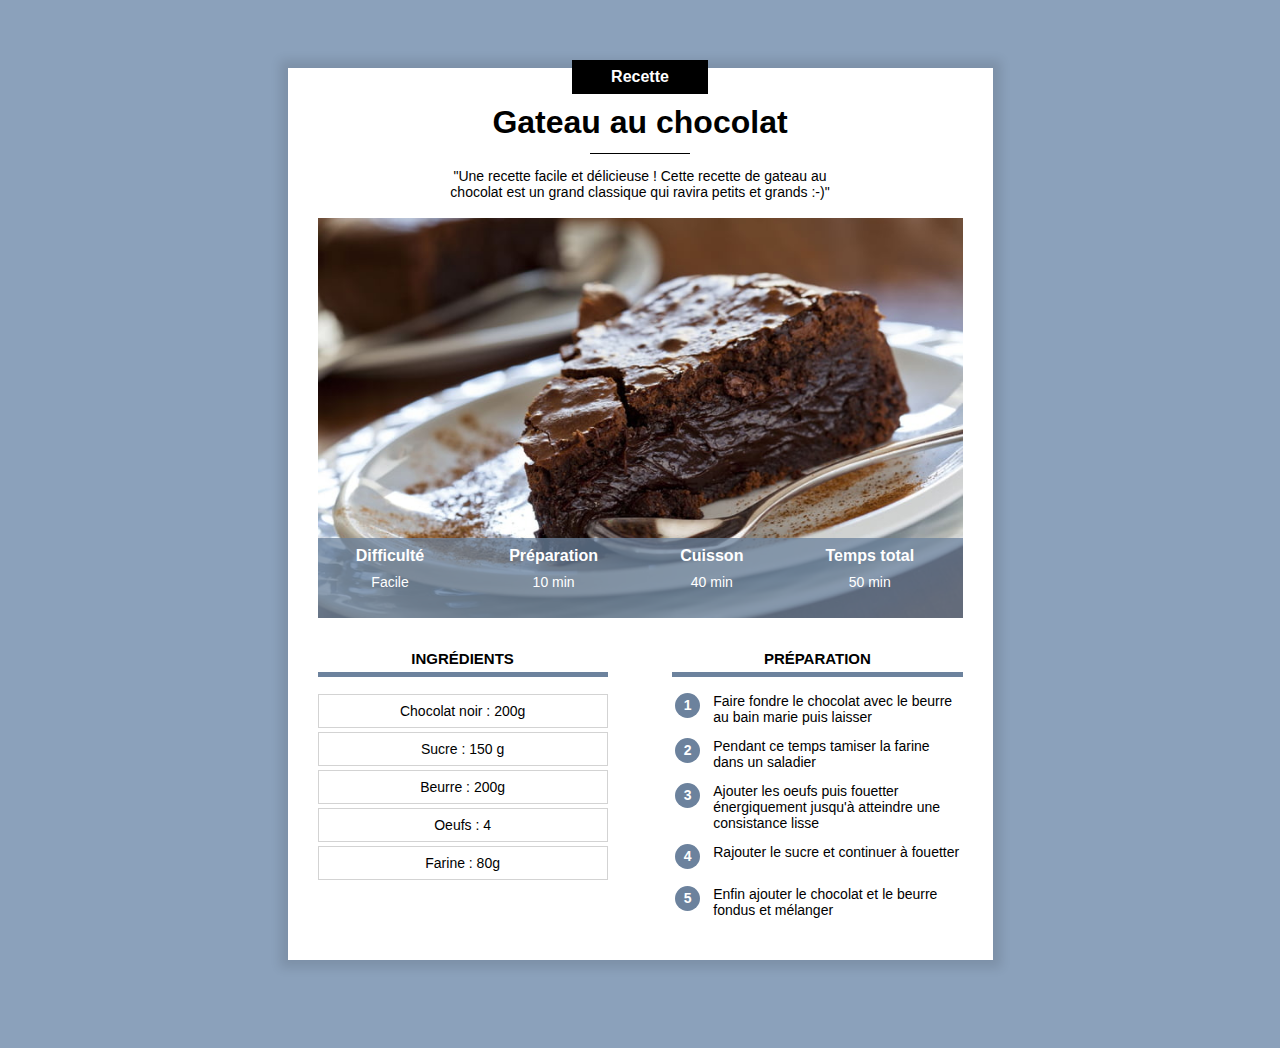
<file: index.html>
<!DOCTYPE html>
<html lang="fr">
    <head>
        <title>Gateau au chocolat</title>
        <meta charset="UTF-8">
        <link rel="stylesheet" href="recette.css"/>
    </head>
<body>

<div class="contenu">
    <div class="categorie centre">
        <p class="categorie">Recette</p>
        </div>
<h1>Gateau au chocolat</h1>
<div class="separateur"></div>
<div class="description centre">
<p class="description"> "Une recette facile et délicieuse ! Cette recette de gateau au chocolat est un grand classique qui ravira petits et grands :-)"</p>
</div>
<div class="info">
<img class="centre" src="gateau.jpg" alt=" "illustration gateau chocolat>
<table class="info">
    <tr>
        <th>Difficulté</th>
        <th>Préparation</th>
        <th>Cuisson</th>
        <th>Temps total</th>
    </tr>
    <tr>
      
        <td>Facile</td>
        <td>10 min</td>
        <td>40 min</td>
        <td>50 min </td>
    </tr>
</table>
</div>
<div>
<div class="ingredients commun">
<h2>Ingrédients</h2>
<div class="listeIng">
    <p>Chocolat noir : 200g</p>
    <p>Sucre : 150 g</p>
    <p>Beurre : 200g</p>
    <p>Oeufs : 4</p>
    <p>Farine : 80g</p>
</div>
</div>

<div class="preparation commun">

<h2> Préparation</h2>
<table class="preparation">
    <tr>
        <td><p class="numero">1</p></td><td  class="preparation_etape">Faire fondre le chocolat avec le beurre au bain marie puis laisser</td>
    </tr>
    <tr>
        <td><p class="numero">2</p></td><td class="preparation_etape">Pendant ce temps tamiser la farine dans un saladier</td>
    </tr>
    <tr>
        <td><p class="numero">3</p></td><td class="preparation_etape">Ajouter les oeufs puis fouetter énergiquement jusqu'à atteindre une consistance lisse</td>
   
    </tr>
</tr>
<tr>
    <td><p class="numero">4</p></td><td class="preparation_etape"> Rajouter le sucre et continuer à fouetter</td>
</tr>
</tr>
<tr>
    <td><p class="numero">5</p></td><td class="preparation_etape"> Enfin ajouter le chocolat et le beurre fondus et mélanger</td>
</tr>
</div>
<div>
</div>
</body>
</html>
</file>
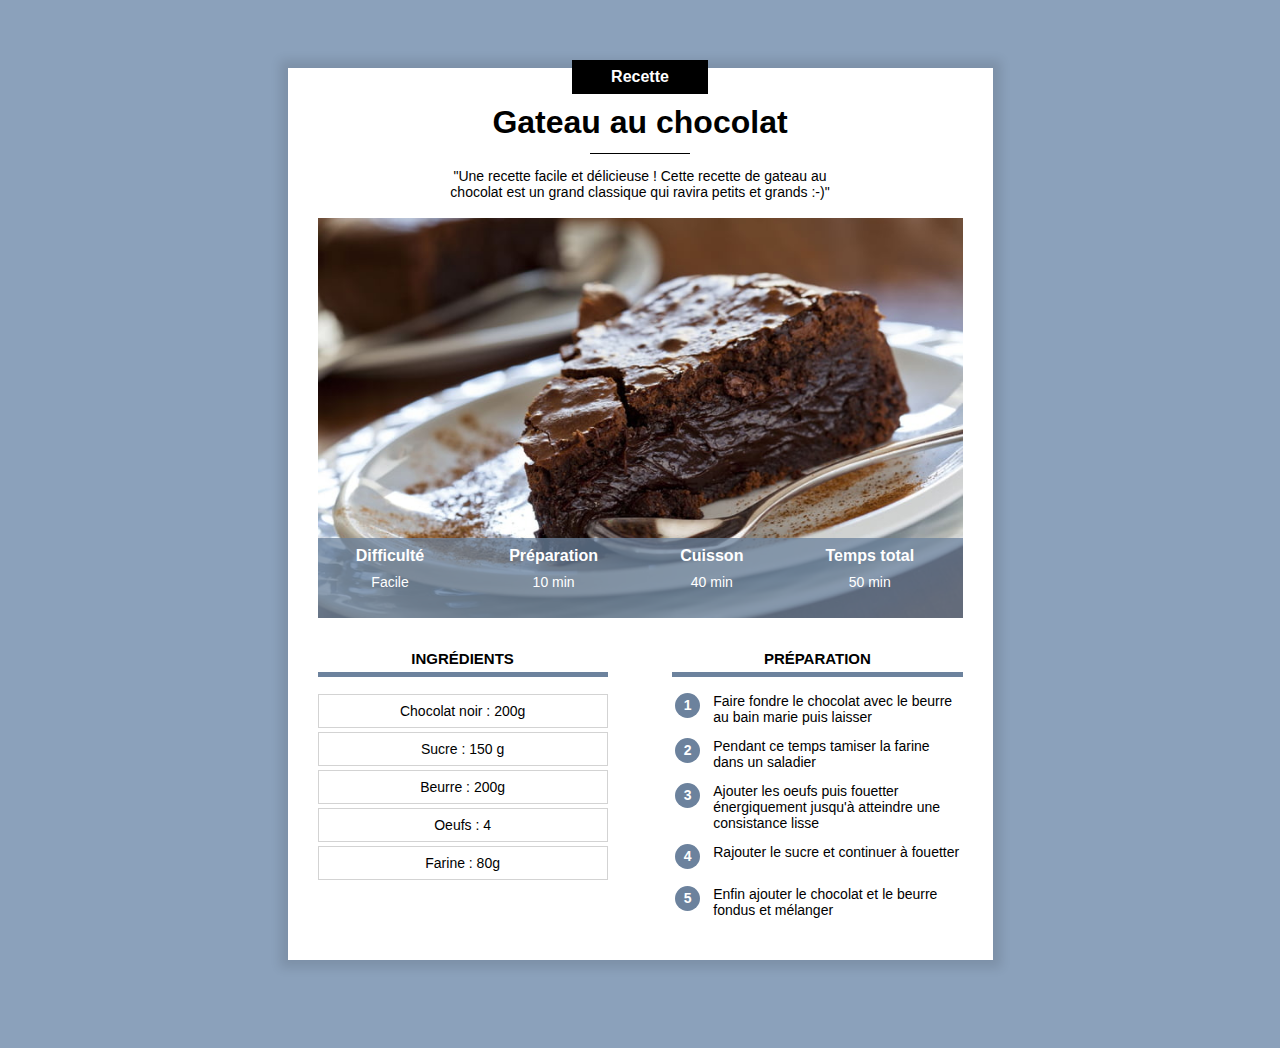
<file: recette.html>
<!DOCTYPE html>
<html lang="fr">
    <head>
        <title>Gateau au chocolat</title>
        <meta charset="UTF-8">
        <meta name="viewport" content="width=device-width,initial-scale=1.0">
        <link rel="stylesheet" href="recette.css"/>
    </head>
<body>

<div class="contenu">
    <div class="categorie centre">
        <p class="categorie">Recette</p>
        </div>
<h1>Gateau au chocolat</h1>
<div class="separateur"></div>
<div class="description centre">
<p class="description"> "Une recette facile et délicieuse ! Cette recette de gateau au chocolat est un grand classique qui ravira petits et grands :-)"</p>
</div>
<div class="info">
<img class="centre" src="gateau.jpg" alt=" "illustration gateau chocolat>
<table class="info">
    <tr>
        <th>Difficulté</th>
        <th>Préparation</th>
        <th>Cuisson</th>
        <th>Temps total</th>
    </tr>
    <tr>
      
        <td>Facile</td>
        <td>10 min</td>
        <td>40 min</td>
        <td>50 min </td>
    </tr>
</table>
</div>
<div>
<div class="ingredients commun">
<h2>Ingrédients</h2>
<div class="listeIng">
    <p>Chocolat noir : 200g</p>
    <p>Sucre : 150 g</p>
    <p>Beurre : 200g</p>
    <p>Oeufs : 4</p>
    <p>Farine : 80g</p>
</div>
</div>

<div class="preparation commun">

<h2> Préparation</h2>
<table class="preparation">
    <tr>
        <td><p class="numero">1</p></td><td  class="preparation_etape">Faire fondre le chocolat avec le beurre au bain marie puis laisser</td>
    </tr>
    <tr>
        <td><p class="numero">2</p></td><td class="preparation_etape">Pendant ce temps tamiser la farine dans un saladier</td>
    </tr>
    <tr>
        <td><p class="numero">3</p></td><td class="preparation_etape">Ajouter les oeufs puis fouetter énergiquement jusqu'à atteindre une consistance lisse</td>
   
    </tr>
</tr>
<tr>
    <td><p class="numero">4</p></td><td class="preparation_etape"> Rajouter le sucre et continuer à fouetter</td>
</tr>
</tr>
<tr>
    <td><p class="numero">5</p></td><td class="preparation_etape"> Enfin ajouter le chocolat et le beurre fondus et mélanger</td>
</tr>
</div>
<div>
</div>
</body>
</html>
</file>
<file: recette.css>
*{
    overflow: auto;
}

body{
    background-color: #8BA1BB;
    font-family: Arial;
}
p.categorie{
    background-color: black;
    color : white;
    width: 100px;
    padding : 8px 18px;
    display: inline-block;
    margin-bottom : 0px;
    margin-top: -30px;
    font-weight: bold;
    font-size: 16px;
    overflow: visible;
    
}

div.contenu{
    background-color:white;
    margin:40px 8px 40px 8px;
    padding : 0px 8px 20px 8px;
    /* offset-x, offset-y, blur-radius, spread-radius, color*/
    box-shadow: 0px 0px 10px 8px rgba(0,0,0,0.1) ;
    overflow: visible;
}

h1{
    text-align : center;
    margin-top : 10px;
    margin-bottom: 12px;
}
p.description{
    text-align : center;
    max-width: 400px;
    display: inline-block;
    font-size: 14px;
}
.centre{
    text-align : center;
    width: 100%;
 
}
div.categorie{
    margin-top:0px;
    overflow: visible;
}
div.separateur{
    width : 100px;
    height : 1px;
    background-color: black;
    margin: 0 auto;
}

img{
    display: block;
    max-height : 400px;
    min-height : 400px;
    background-color: lightblue;
    object-fit : cover;
    
}

table.info{
    position:absolute;
    bottom:0px;
    width:100%;
    color : white;
    background-color: #6C829DC0;
    height: 50px;
    font-size: 14p
}

.info td{
    text-align: center;
    font-size:12px;
    vertical-align: top;
    padding-bottom : 10px;
}

.info th{
    font-size:14px;
}

div.info{
    position:relative; 
    background-color:blue;
}

.commun{
    width:100%;
    margin-top:20px;
}

.commun h2{
    text-align: center;
    text-transform: uppercase;
    font-size: 15px;
    border-bottom:5px solid #6C829D;
    padding-bottom: 5px;

}
.ingredients{
    text-align: center;
    display: inline-block;
 
}



.listeIng p{
    text-align: center;
    font-size: 14px;
    border : 1px solid lightgrey;
    padding : 8px 0;
    margin-top : 4px;
    margin-bottom : 0;
}

.preparation p.numero{
    background-color : #6C829D;
    color:white;
    width:25px;
    height:25px;
    text-align: center;
    font-size:14px;
    font-weight: bold;
    padding-top:4px;
    box-sizing : border-box;
    border-radius: 50%;
    margin:0;
}

.preparation td{
    vertical-align : top;
}

td.preparation_etape{
    font-size: 14px;
    padding-left: 10px;
    padding-bottom:10px ;
}

.preparation tr{
    height: 40px;
}

/*Styles pour ordi*/
@media only screen and (min-width: 768px) {
    div.contenu{
        min-width: 350px;
        margin:60px 10% 80px 10%;
        padding : 0px 30px 30px 30px;
    }

    
    table.info{
         height: 80px;
    }

    .info td{
        font-size:14px;
    }

    .info th{
        font-size:16px;
    }
    
    .ingredients{
        display: inline-block;
        margin-right: 10%;
    }
    
    .preparation{
        float:right;
    
    }
    .commun{
        width:45%;
    }
  }


  /*Styles pour grand écran*/
@media only screen and (min-width: 900px) {
    div.contenu{
        margin-left : auto ;
        margin-right: auto;
        width: 645px;
    }
}
</file>
